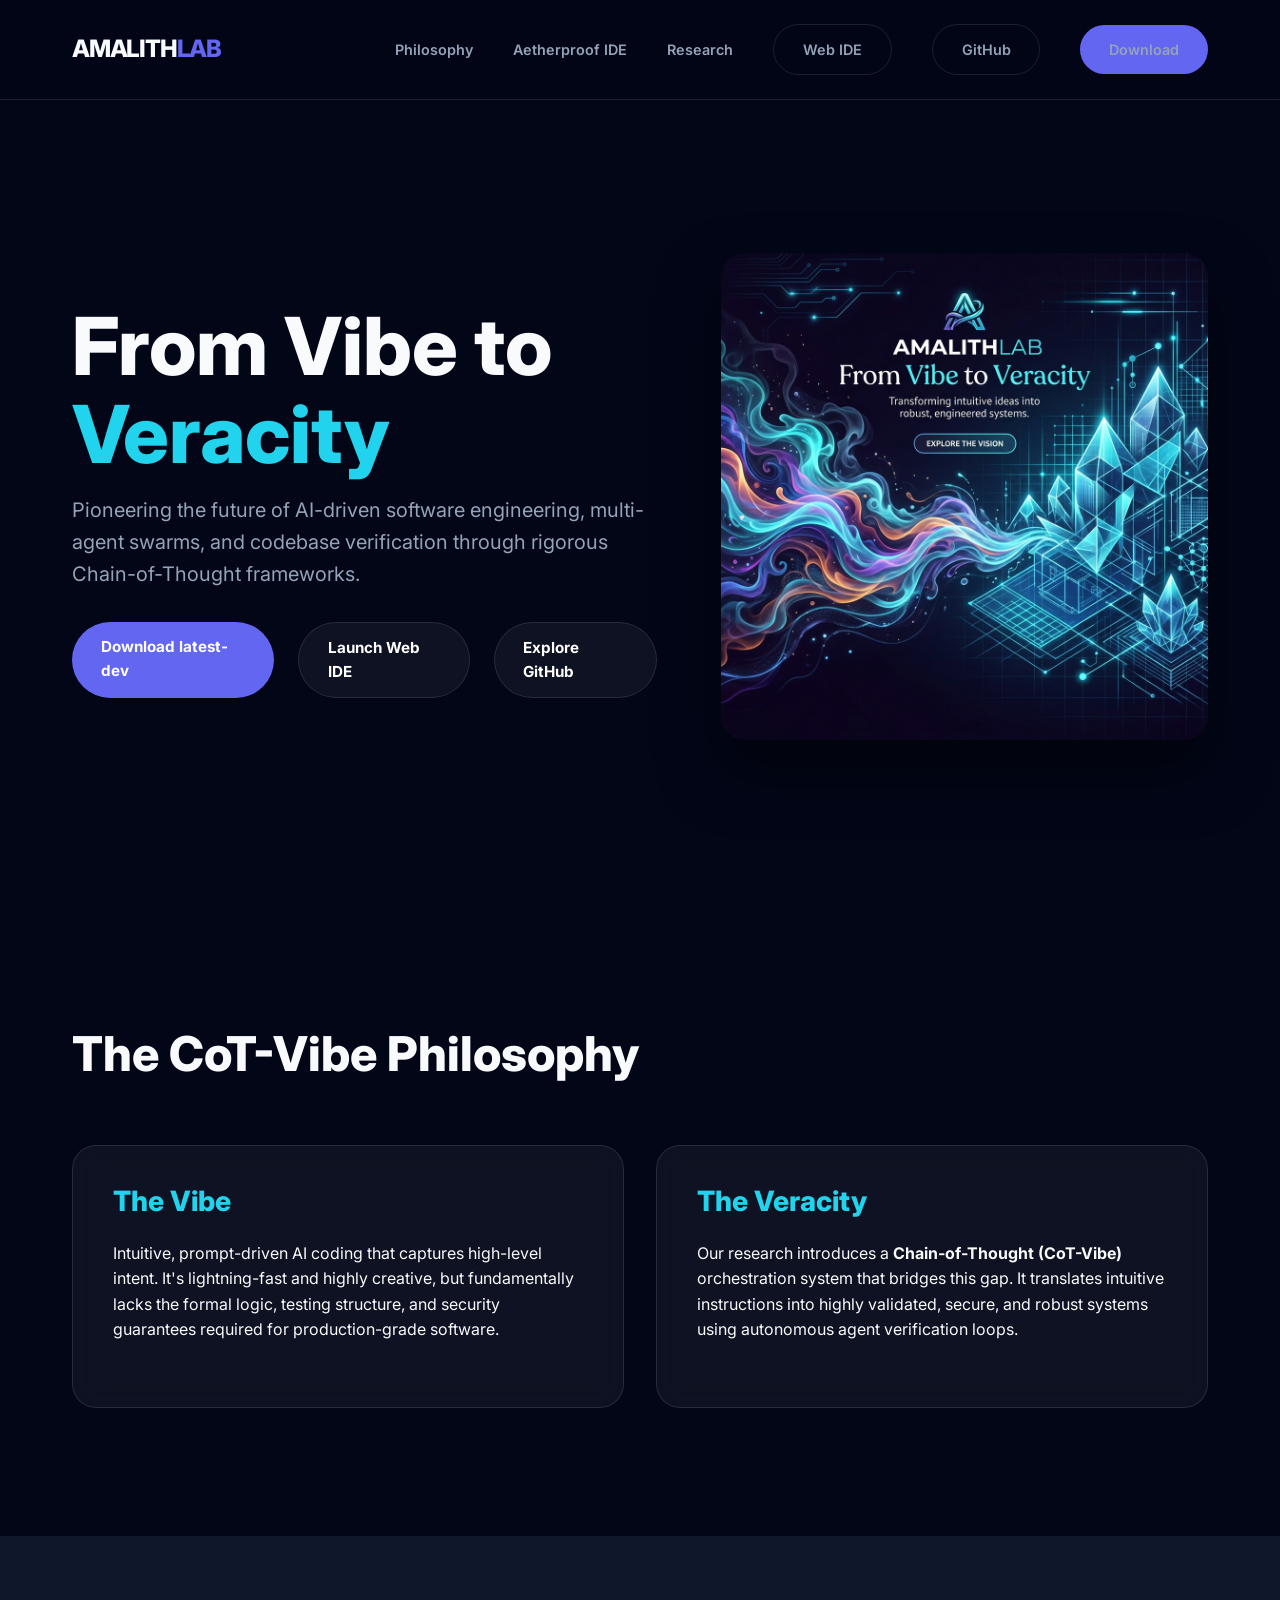
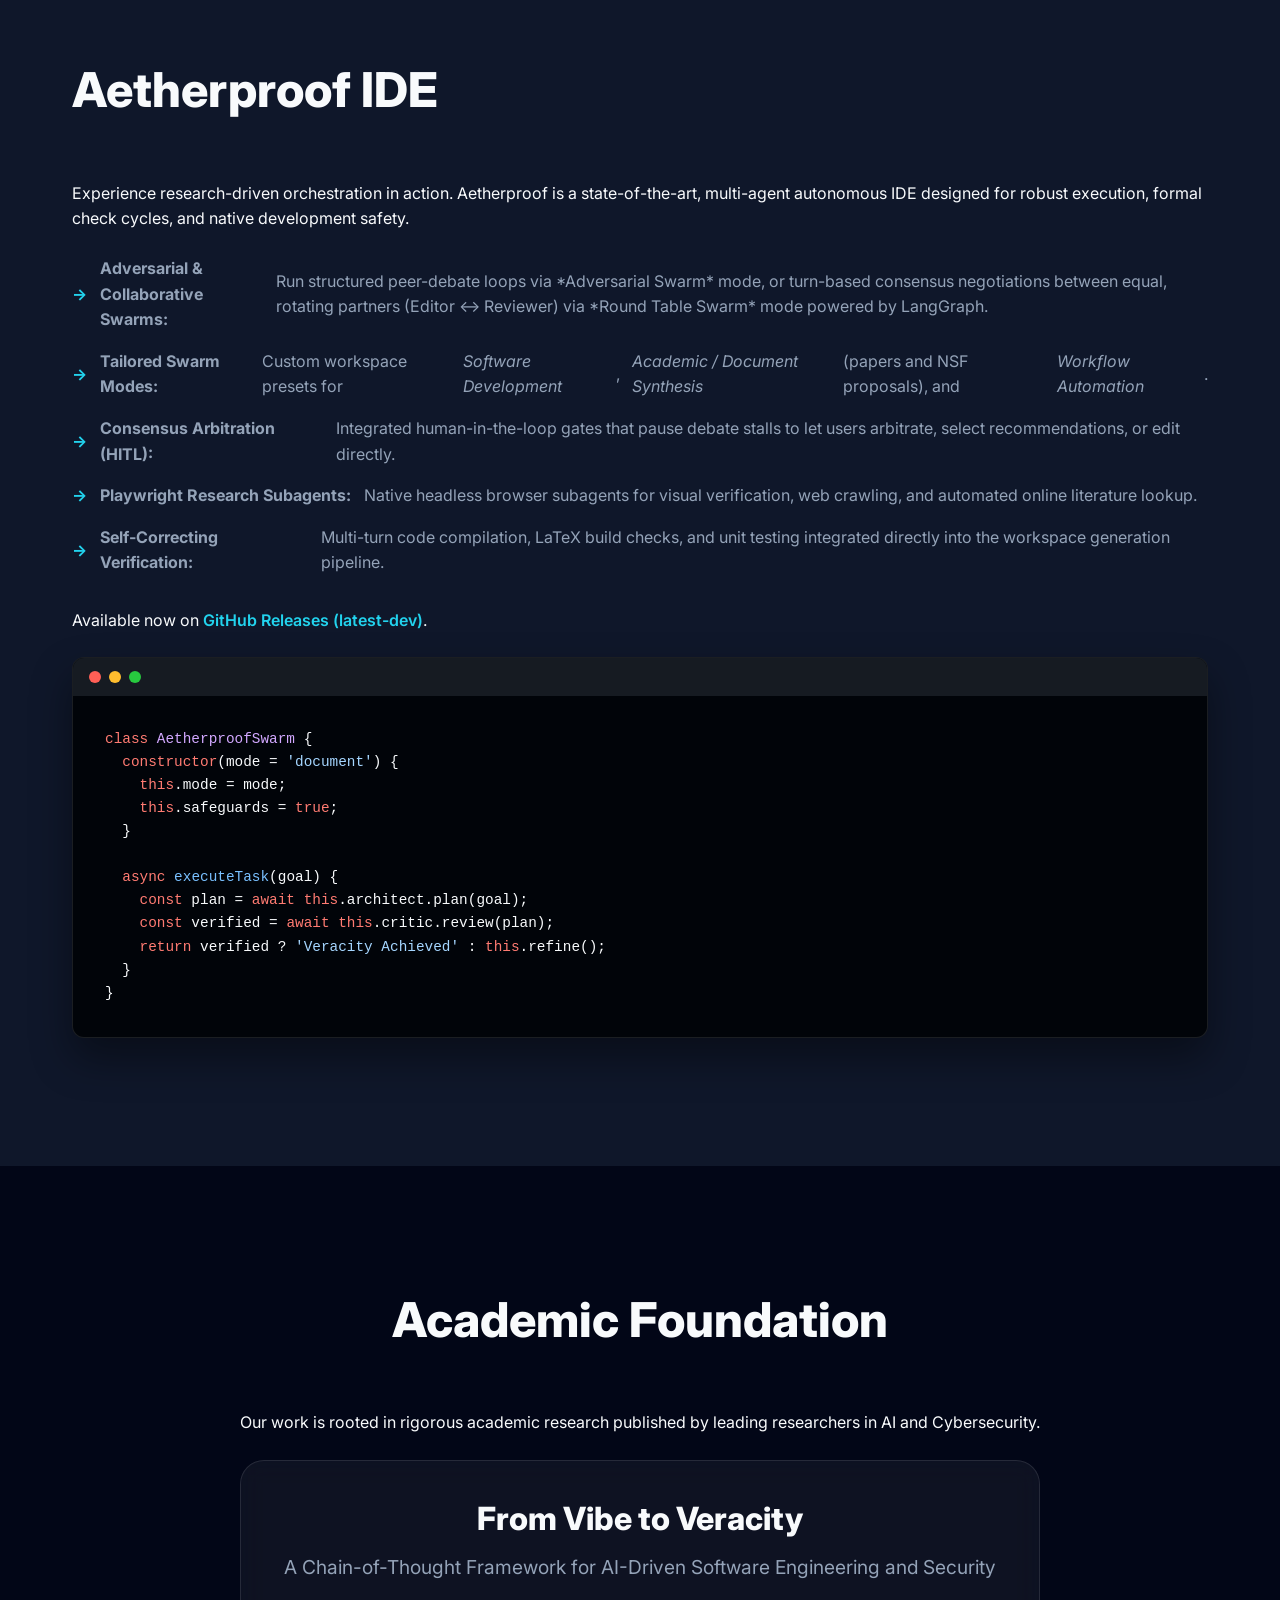
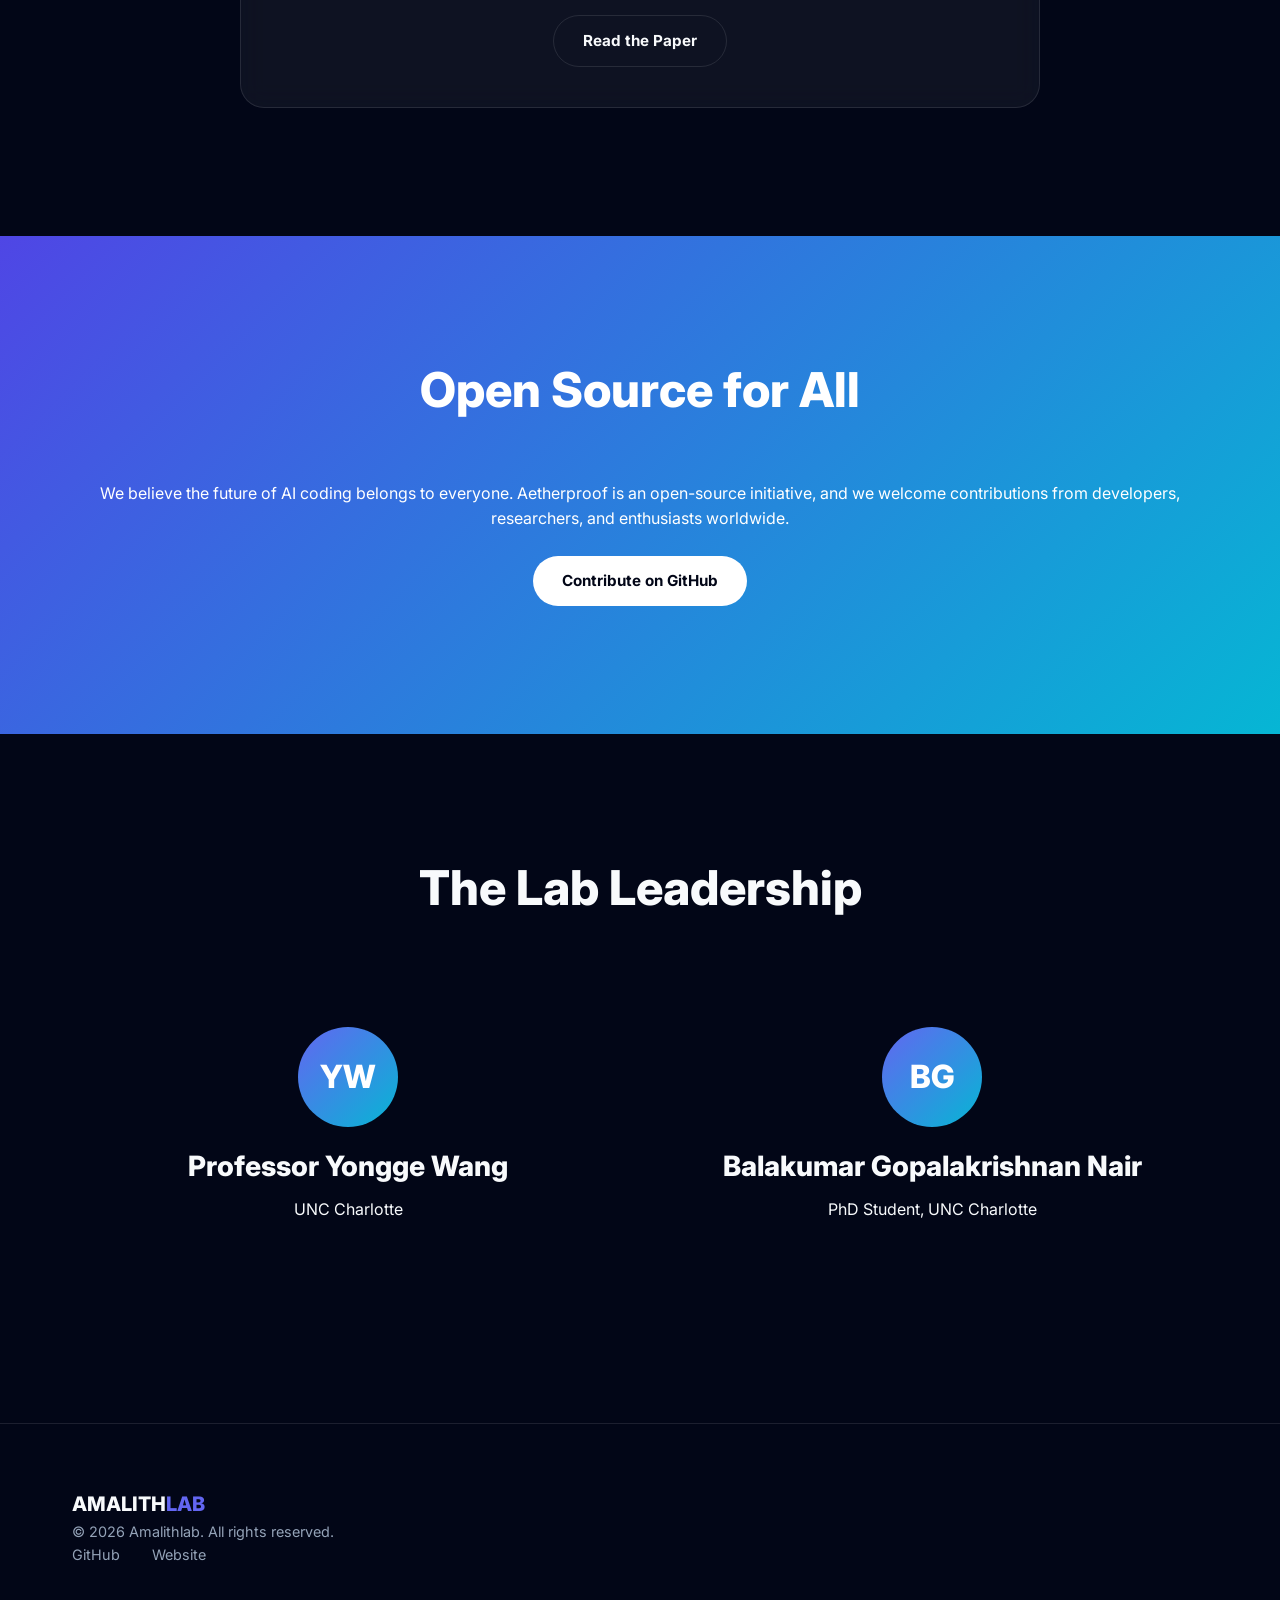
<file: index.html>
<!DOCTYPE html>
<html lang="en">
<head>
    <meta charset="UTF-8">
    <meta name="viewport" content="width=device-width, initial-scale=1.0">
    <title>Amalithlab | From Vibe to Veracity</title>
    <meta name="description" content="Amalithlab focuses on transitioning AI-driven coding from intuitive 'vibes' to rigorous 'veracity' through the CoT-Vibe framework and the Aetherproof IDE.">
    <link rel="stylesheet" href="style.css">
    <link rel="preconnect" href="https://fonts.googleapis.com">
    <link rel="preconnect" href="https://fonts.gstatic.com" crossorigin>
    <link href="https://fonts.googleapis.com/css2?family=Inter:wght@300;400;600;800&family=JetBrains+Mono:wght@400;700&display=swap" rel="stylesheet">
</head>
<body>
    <nav id="navbar">
        <div class="container">
            <div class="logo">AMALITH<span>LAB</span></div>
            <ul class="nav-links">
                <li><a href="#philosophy">Philosophy</a></li>
                <li><a href="#ide">Aetherproof IDE</a></li>
                <li><a href="#research">Research</a></li>
                <li><a href="ide/index.html" class="btn btn-outline">Web IDE</a></li>
                <li><a href="https://github.com/amalithlab/aetherproof" class="btn btn-outline">GitHub</a></li>
                <li><a href="https://github.com/amalithlab/aetherproof/releases/tag/latest-dev" class="btn btn-primary">Download</a></li>
            </ul>
        </div>
    </nav>

    <header id="hero">
        <div class="container hero-content">
            <div class="hero-text animate-up">
                <h1>From Vibe to <span class="accent">Veracity</span></h1>
                <p class="subtitle">Pioneering the future of AI-driven software engineering, multi-agent swarms, and codebase verification through rigorous Chain-of-Thought frameworks.</p>
                <div class="hero-cta">
                    <a href="https://github.com/amalithlab/aetherproof/releases/tag/latest-dev" class="btn btn-primary">Download latest-dev</a>
                    <a href="ide/index.html" class="btn btn-secondary">Launch Web IDE</a>
                    <a href="https://github.com/amalithlab/aetherproof" class="btn btn-secondary">Explore GitHub</a>
                </div>
            </div>
            <div class="hero-image animate-fade">
                <img src="assets/hero.png" alt="Amalithlab Vibe to Veracity">
            </div>
        </div>
    </header>

    <section id="philosophy" class="section">
        <div class="container">
            <h2 class="section-title">The CoT-Vibe Philosophy</h2>
            <div class="grid grid-2">
                <div class="card glass animate-left">
                    <h3>The Vibe</h3>
                    <p>Intuitive, prompt-driven AI coding that captures high-level intent. It's lightning-fast and highly creative, but fundamentally lacks the formal logic, testing structure, and security guarantees required for production-grade software.</p>
                </div>
                <div class="card glass animate-right">
                    <h3>The Veracity</h3>
                    <p>Our research introduces a <strong>Chain-of-Thought (CoT-Vibe)</strong> orchestration system that bridges this gap. It translates intuitive instructions into highly validated, secure, and robust systems using autonomous agent verification loops.</p>
                </div>
            </div>
        </div>
    </section>

    <section id="ide" class="section bg-dark">
        <div class="container">
            <div class="flex-center-vertical grid-2">
                <div class="ide-text animate-left">
                    <h2 class="section-title">Aetherproof IDE</h2>
                    <p>Experience research-driven orchestration in action. Aetherproof is a state-of-the-art, multi-agent autonomous IDE designed for robust execution, formal check cycles, and native development safety.</p>
                     <ul class="feature-list">
                         <li><strong>Adversarial & Collaborative Swarms:</strong> Run structured peer-debate loops via *Adversarial Swarm* mode, or turn-based consensus negotiations between equal, rotating partners (Editor ↔ Reviewer) via *Round Table Swarm* mode powered by LangGraph.</li>
                         <li><strong>Tailored Swarm Modes:</strong> Custom workspace presets for <em>Software Development</em>, <em>Academic / Document Synthesis</em> (papers and NSF proposals), and <em>Workflow Automation</em>.</li>
                         <li><strong>Consensus Arbitration (HITL):</strong> Integrated human-in-the-loop gates that pause debate stalls to let users arbitrate, select recommendations, or edit directly.</li>
                         <li><strong>Playwright Research Subagents:</strong> Native headless browser subagents for visual verification, web crawling, and automated online literature lookup.</li>
                         <li><strong>Self-Correcting Verification:</strong> Multi-turn code compilation, LaTeX build checks, and unit testing integrated directly into the workspace generation pipeline.</li>
                     </ul>
                    <div class="release-info" style="margin-top: 2rem;">
                        <p>Available now on <a href="https://github.com/amalithlab/aetherproof/releases/tag/latest-dev" class="link">GitHub Releases (latest-dev)</a>.</p>
                    </div>
                </div>
                <div class="ide-preview animate-right">
                    <div class="code-window">
                        <div class="window-header">
                            <span class="dot red"></span>
                            <span class="dot yellow"></span>
                            <span class="dot green"></span>
                        </div>
                        <div class="window-content">
                            <pre><code><span class="keyword">class</span> <span class="class">AetherproofSwarm</span> {
  <span class="keyword">constructor</span>(mode = <span class="string">'document'</span>) {
    <span class="keyword">this</span>.mode = mode;
    <span class="keyword">this</span>.safeguards = <span class="keyword">true</span>;
  }

  <span class="keyword">async</span> <span class="function">executeTask</span>(goal) {
    <span class="keyword">const</span> plan = <span class="keyword">await</span> <span class="keyword">this</span>.architect.plan(goal);
    <span class="keyword">const</span> verified = <span class="keyword">await</span> <span class="keyword">this</span>.critic.review(plan);
    <span class="keyword">return</span> verified ? <span class="string">'Veracity Achieved'</span> : <span class="keyword">this</span>.refine();
  }
}</code></pre>
                        </div>
                    </div>
                </div>
            </div>
        </div>
    </section>

    <section id="research" class="section">
        <div class="container text-center">
            <h2 class="section-title">Academic Foundation</h2>
            <p class="max-width-md mx-auto">Our work is rooted in rigorous academic research published by leading researchers in AI and Cybersecurity.</p>
            <div class="paper-card glass animate-up">
                <h3>From Vibe to Veracity</h3>
                <p>A Chain-of-Thought Framework for AI-Driven Software Engineering and Security</p>
                <a href="https://webpages.charlotte.edu/yonwang/papers/vibeCoding.pdf" class="btn btn-outline" target="_blank">Read the Paper</a>
            </div>
        </div>
    </section>

    <section id="open-source" class="section bg-gradient">
        <div class="container text-center">
            <h2 class="section-title text-white">Open Source for All</h2>
            <p class="text-white max-width-md mx-auto mb-4">We believe the future of AI coding belongs to everyone. Aetherproof is an open-source initiative, and we welcome contributions from developers, researchers, and enthusiasts worldwide.</p>
            <a href="https://github.com/amalithlab/aetherproof" class="btn btn-white">Contribute on GitHub</a>
        </div>
    </section>

    <section id="team" class="section">
        <div class="container">
            <h2 class="section-title text-center">The Lab Leadership</h2>
            <div class="grid grid-2 team-grid">
                <div class="team-card animate-up">
                    <div class="avatar">YW</div>
                    <h3>Professor Yongge Wang</h3>
                    <p>UNC Charlotte</p>
                </div>
                <div class="team-card animate-up" style="animation-delay: 0.2s;">
                    <div class="avatar">BG</div>
                    <h3>Balakumar Gopalakrishnan Nair</h3>
                    <p>PhD Student, UNC Charlotte</p>
                </div>
            </div>
        </div>
    </section>

    <footer id="footer">
        <div class="container flex-between">
            <div class="footer-logo">AMALITH<span>LAB</span></div>
            <div class="footer-copy">&copy; 2026 Amalithlab. All rights reserved.</div>
            <div class="footer-social">
                <a href="https://github.com/amalithlab/aetherproof">GitHub</a>
                <a href="https://webpages.charlotte.edu/yonwang/">Website</a>
            </div>
        </div>
    </footer>

    <script src="script.js"></script>
</body>
</html>
</file>
<file: style.css>
:root {
    --primary: #6366f1;
    --primary-dark: #4f46e5;
    --secondary: #06b6d4;
    --accent: #22d3ee;
    --bg-dark: #0f172a;
    --bg-darker: #020617;
    --text-main: #f8fafc;
    --text-muted: #94a3b8;
    --glass: rgba(255, 255, 255, 0.05);
    --glass-border: rgba(255, 255, 255, 0.1);
    --font-sans: 'Inter', system-ui, -apple-system, sans-serif;
    --font-mono: 'JetBrains Mono', monospace;
    --transition: all 0.3s cubic-bezier(0.4, 0, 0.2, 1);
}

* {
    margin: 0;
    padding: 0;
    box-sizing: border-box;
}

html {
    scroll-behavior: smooth;
}

body {
    background-color: var(--bg-darker);
    color: var(--text-main);
    font-family: var(--font-sans);
    line-height: 1.6;
    overflow-x: hidden;
}

.container {
    max-width: 1200px;
    margin: 0 auto;
    padding: 0 2rem;
}

/* Typography */
h1, h2, h3 {
    font-weight: 800;
    line-height: 1.1;
    margin-bottom: 1rem;
}

h1 { font-size: clamp(3rem, 8vw, 5rem); }
h2 { font-size: clamp(2rem, 5vw, 3rem); }
h3 { font-size: 1.75rem; }

p { margin-bottom: 1.5rem; }
.subtitle { font-size: 1.25rem; color: var(--text-muted); max-width: 600px; }
.accent { color: var(--accent); }
.text-white { color: white; }
.text-center { text-align: center; }

/* Navigation */
#navbar {
    position: fixed;
    top: 0;
    width: 100%;
    z-index: 1000;
    padding: 1.5rem 0;
    background: rgba(2, 6, 23, 0.8);
    backdrop-filter: blur(10px);
    border-bottom: 1px solid var(--glass-border);
}

#navbar .container {
    display: flex;
    justify-content: space-between;
    align-items: center;
}

.logo {
    font-size: 1.5rem;
    font-weight: 800;
    letter-spacing: -0.05em;
}

.logo span { color: var(--primary); }

.nav-links {
    display: flex;
    list-style: none;
    gap: 2.5rem;
    align-items: center;
}

.nav-links a {
    text-decoration: none;
    color: var(--text-muted);
    font-weight: 600;
    font-size: 0.9rem;
    transition: var(--transition);
}

.nav-links a:hover { color: var(--text-main); }

/* Buttons */
.btn {
    display: inline-block;
    padding: 0.8rem 1.8rem;
    border-radius: 50px;
    font-weight: 700;
    text-decoration: none;
    transition: var(--transition);
    cursor: pointer;
    font-size: 0.95rem;
}

.btn-primary {
    background: var(--primary);
    color: white;
}

.btn-primary:hover {
    background: var(--primary-dark);
    transform: translateY(-2px);
    box-shadow: 0 10px 20px rgba(99, 102, 241, 0.3);
}

.btn-secondary {
    background: var(--glass);
    color: white;
    border: 1px solid var(--glass-border);
}

.btn-secondary:hover { background: rgba(255, 255, 255, 0.1); }

.btn-outline {
    border: 1px solid var(--glass-border);
    color: var(--text-main);
}

.btn-outline:hover { background: var(--glass); }

.btn-white {
    background: white;
    color: var(--bg-darker);
}

.btn-white:hover {
    background: #f8fafc;
    transform: translateY(-2px);
}

/* Sections */
.section { padding: 8rem 0; }
.bg-dark { background-color: var(--bg-dark); }
.bg-gradient { background: linear-gradient(135deg, var(--primary-dark), var(--secondary)); }

.section-title {
    margin-bottom: 4rem;
    position: relative;
}

/* Hero Section */
#hero {
    min-height: 100vh;
    display: flex;
    align-items: center;
    padding-top: 100px;
}

.hero-content {
    display: grid;
    grid-template-columns: 1.2fr 1fr;
    gap: 4rem;
    align-items: center;
}

.hero-cta {
    display: flex;
    gap: 1.5rem;
    margin-top: 2rem;
}

.hero-image img {
    width: 100%;
    border-radius: 24px;
    box-shadow: 0 30px 60px rgba(0, 0, 0, 0.5);
}

/* Grid & Cards */
.grid { display: grid; gap: 2rem; }
.grid-2 { grid-template-columns: repeat(2, 1fr); }

.glass {
    background: var(--glass);
    backdrop-filter: blur(12px);
    border: 1px solid var(--glass-border);
    border-radius: 24px;
    padding: 2.5rem;
}

.card h3 { margin-bottom: 1.5rem; color: var(--accent); }

/* IDE Section */
.feature-list {
    list-style: none;
    margin-bottom: 2rem;
}

.feature-list li {
    margin-bottom: 1rem;
    display: flex;
    align-items: center;
    gap: 0.8rem;
    color: var(--text-muted);
}

.feature-list li::before {
    content: '→';
    color: var(--accent);
    font-weight: bold;
}

.link {
    color: var(--accent);
    text-decoration: none;
    font-weight: 600;
}

.link:hover { text-decoration: underline; }

.code-window {
    background: #010409;
    border: 1px solid var(--glass-border);
    border-radius: 12px;
    overflow: hidden;
    box-shadow: 0 20px 40px rgba(0,0,0,0.4);
}

.window-header {
    background: #161b22;
    padding: 0.8rem 1rem;
    display: flex;
    gap: 0.5rem;
}

.dot { width: 12px; height: 12px; border-radius: 50%; }
.red { background: #ff5f56; }
.yellow { background: #ffbd2e; }
.green { background: #27c93f; }

.window-content {
    padding: 2rem;
    font-family: var(--font-mono);
    font-size: 0.9rem;
}

.keyword { color: #ff7b72; }
.class { color: #d2a8ff; }
.string { color: #a5d6ff; }
.function { color: #79c0ff; }

/* Research Section */
.paper-card {
    max-width: 800px;
    margin: 0 auto;
    text-align: center;
}

.paper-card h3 { font-size: 2rem; margin-bottom: 1rem; }
.paper-card p { font-size: 1.2rem; color: var(--text-muted); margin-bottom: 2rem; }

/* Team Section */
.team-grid { margin-top: 2rem; }
.team-card {
    text-align: center;
    padding: 3rem;
}

.avatar {
    width: 100px;
    height: 100px;
    background: linear-gradient(135deg, var(--primary), var(--secondary));
    border-radius: 50%;
    margin: 0 auto 1.5rem;
    display: flex;
    align-items: center;
    justify-content: center;
    font-size: 2rem;
    font-weight: 800;
    color: white;
}

/* Footer */
#footer {
    padding: 4rem 0;
    border-top: 1px solid var(--glass-border);
    background: var(--bg-darker);
}

.footer-logo { font-size: 1.25rem; font-weight: 800; }
.footer-logo span { color: var(--primary); }
.footer-copy { color: var(--text-muted); font-size: 0.9rem; }
.footer-social { display: flex; gap: 2rem; }
.footer-social a { color: var(--text-muted); text-decoration: none; font-size: 0.9rem; transition: var(--transition); }
.footer-social a:hover { color: var(--text-main); }

/* Animations */
.animate-up { opacity: 0; transform: translateY(30px); }
.animate-left { opacity: 0; transform: translateX(-30px); }
.animate-right { opacity: 0; transform: translateX(30px); }
.animate-fade { opacity: 0; }

.reveal {
    opacity: 1;
    transform: none;
    transition: all 1s cubic-bezier(0.4, 0, 0.2, 1);
}

/* Responsive */
@media (max-width: 968px) {
    .hero-content { grid-template-columns: 1fr; text-align: center; }
    .hero-text { order: 2; }
    .hero-image { order: 1; }
    .hero-cta { justify-content: center; }
    .grid-2 { grid-template-columns: 1fr; }
    .nav-links { display: none; }
}
</file>
